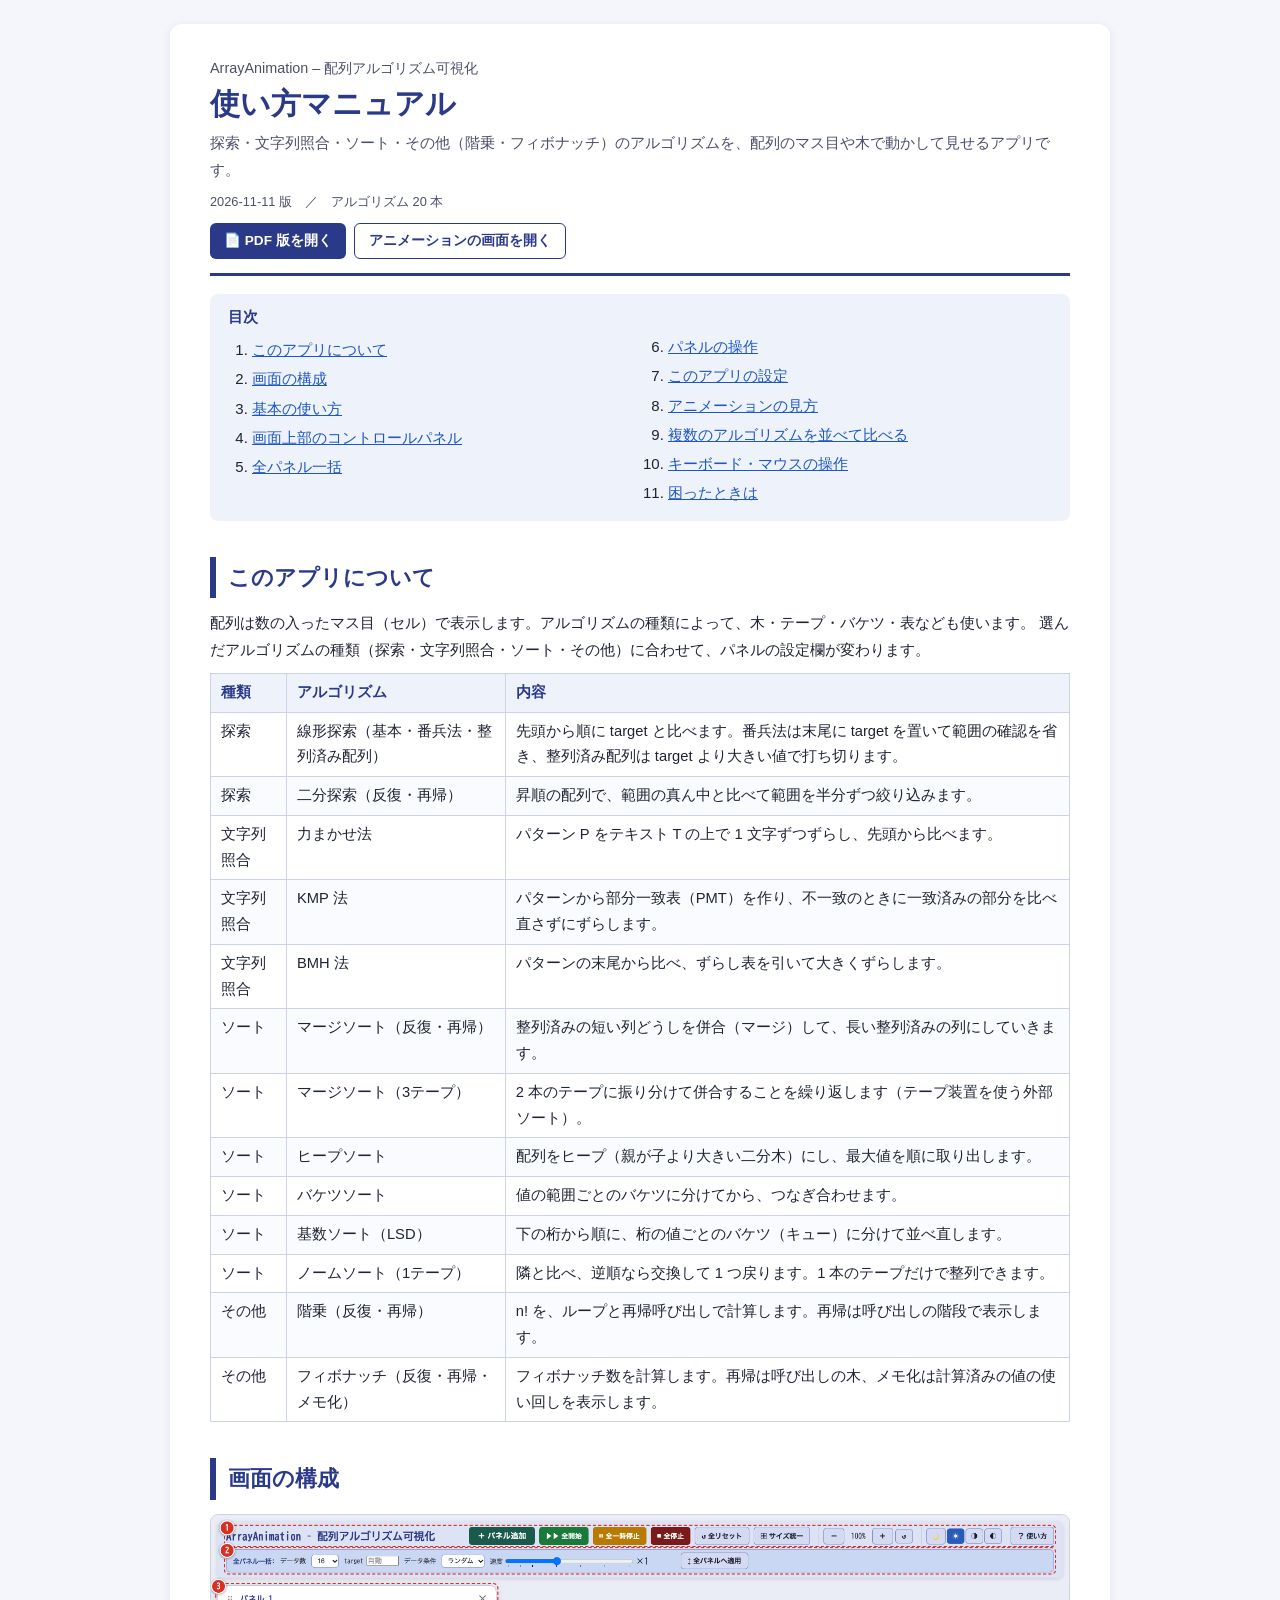
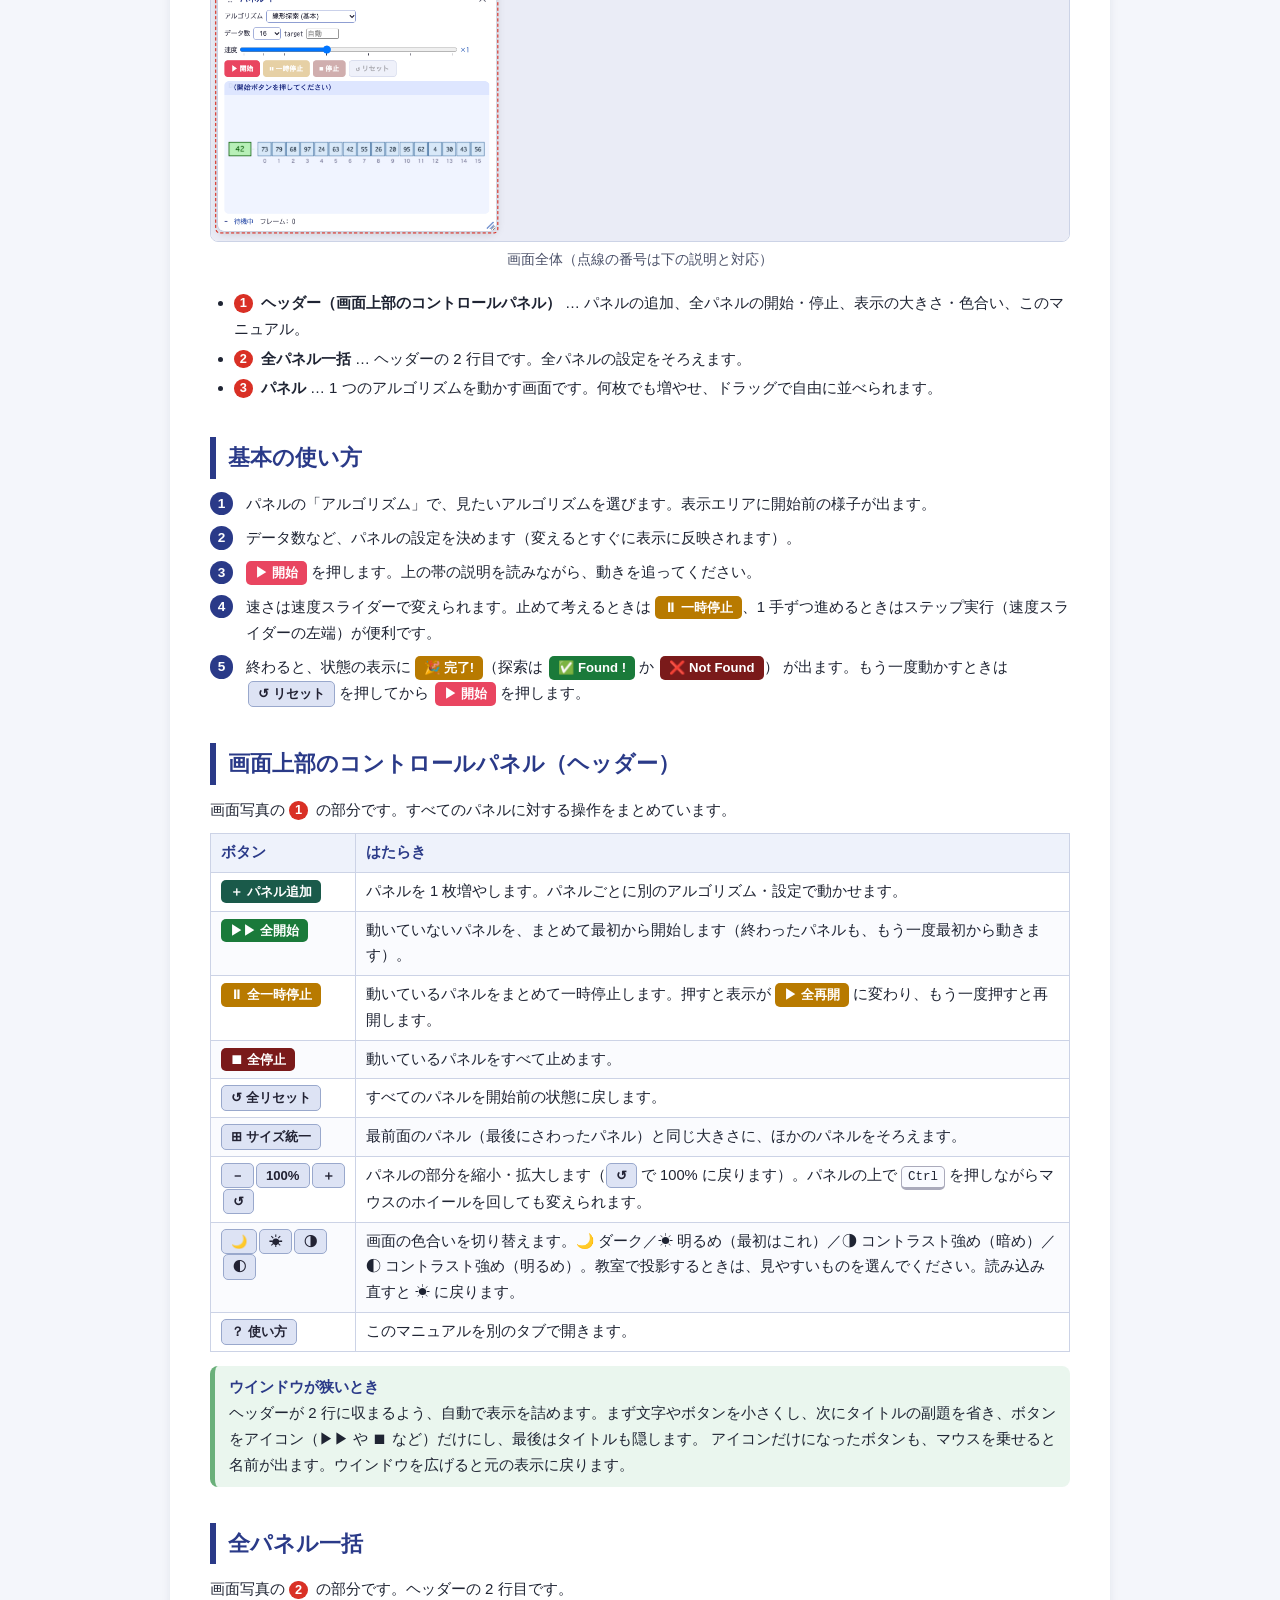
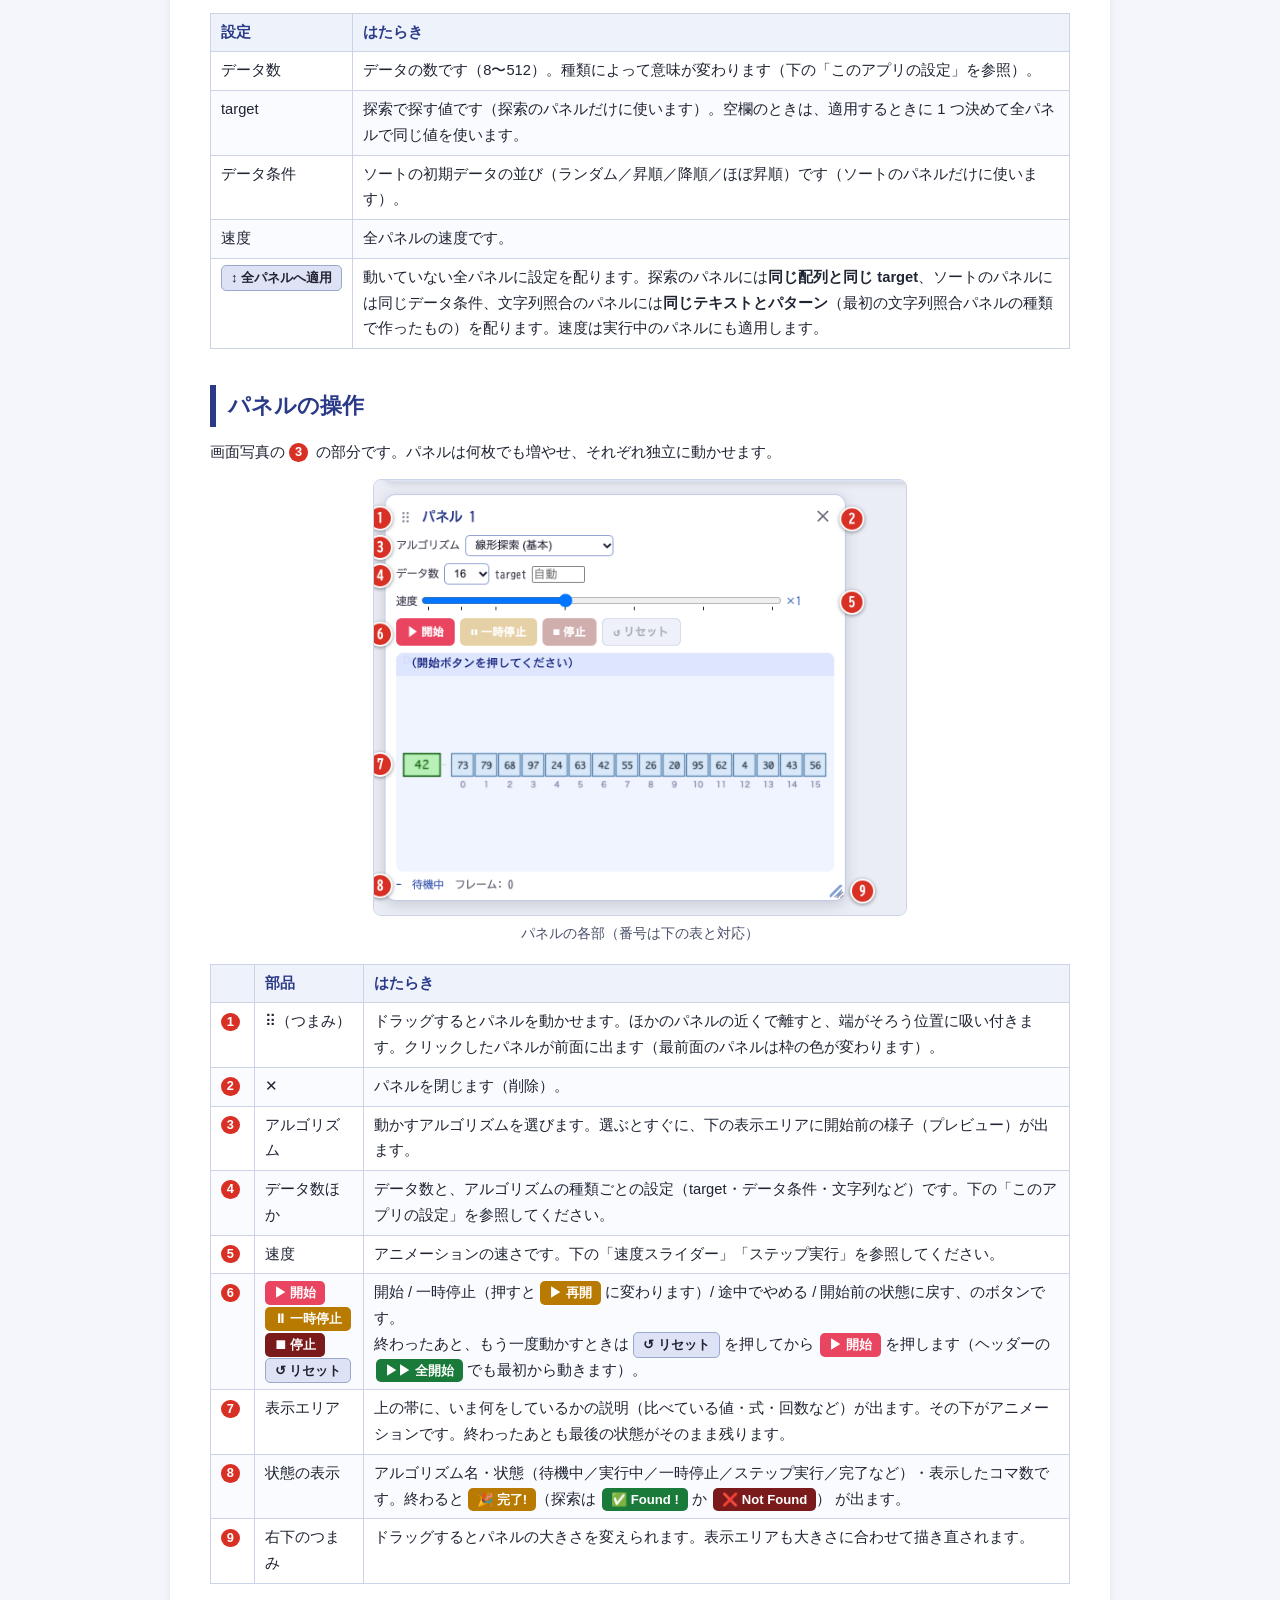
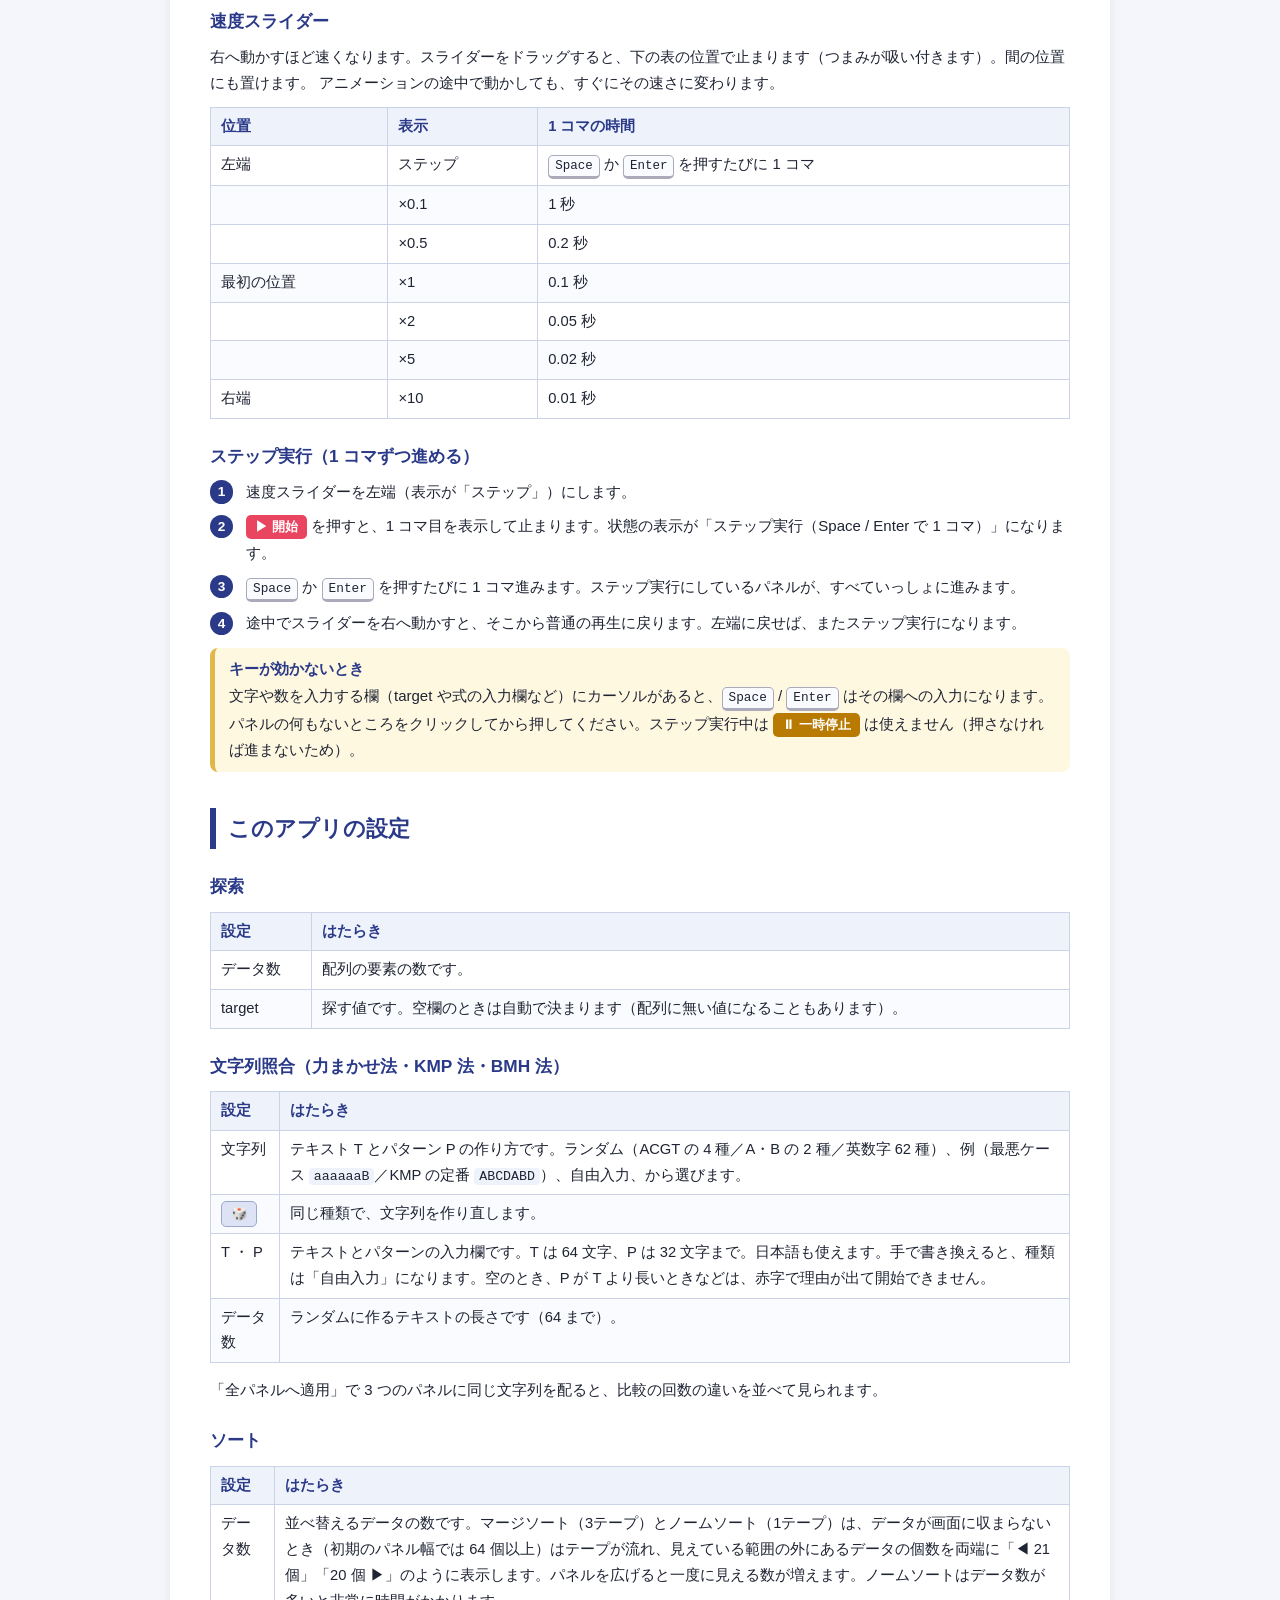
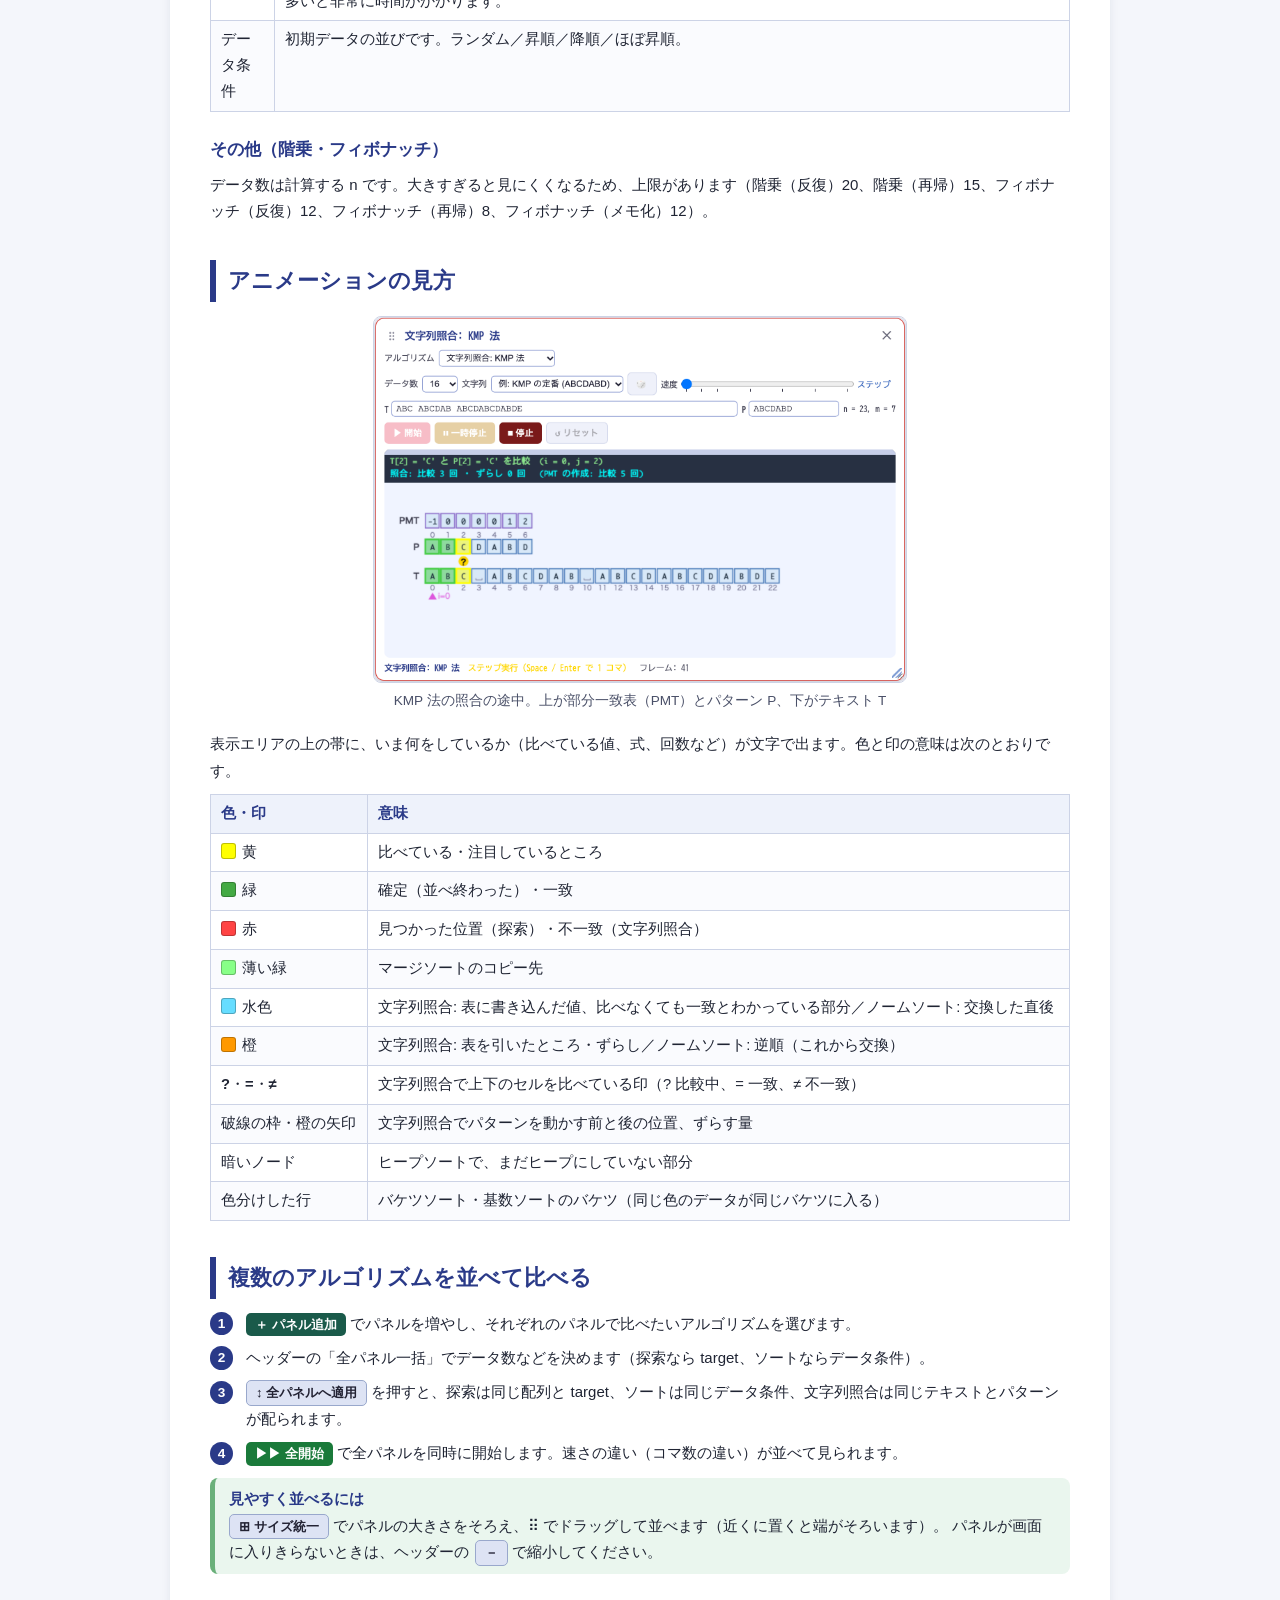
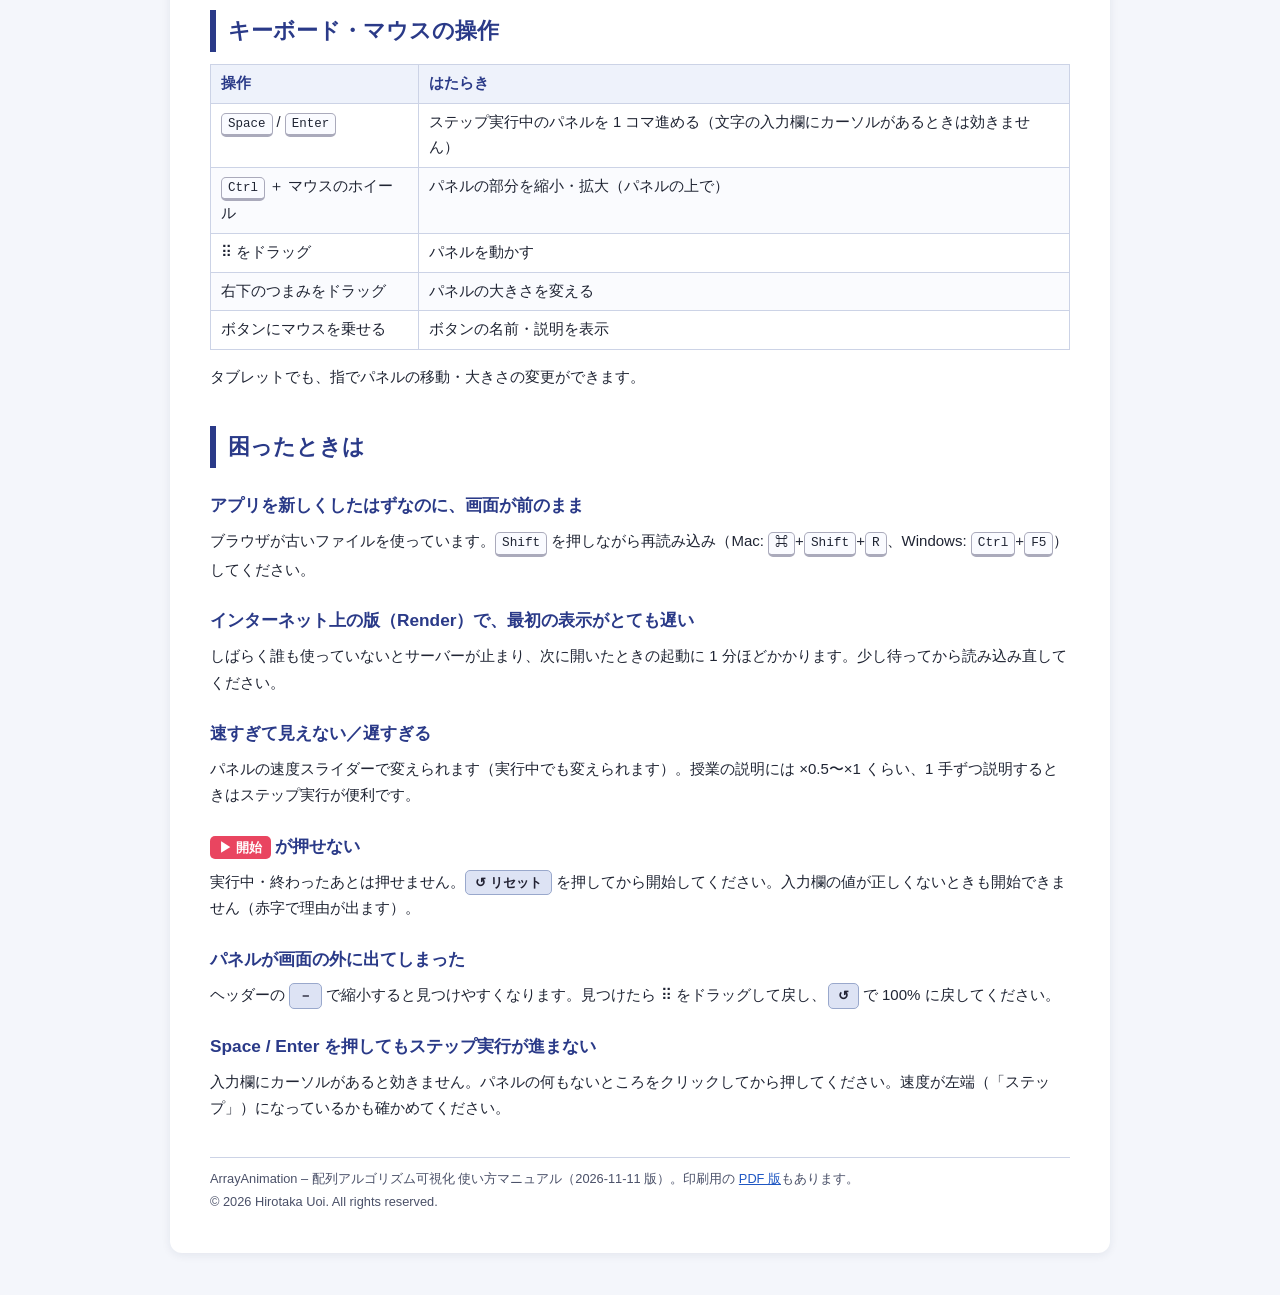
<file: static/manual.html>
<!DOCTYPE html>
<html lang="ja">
<head>
  <meta charset="UTF-8">
  <meta name="viewport" content="width=device-width, initial-scale=1.0">
  <title>使い方マニュアル – ArrayAnimation – 配列アルゴリズム可視化</title>
  <link rel="stylesheet" href="/static/css/manual.css?v=1">
</head>
<body>
<div class="page">

<div class="cover">
  <p class="app">ArrayAnimation – 配列アルゴリズム可視化</p>
  <h1>使い方マニュアル</h1>
  <p class="lead">探索・文字列照合・ソート・その他（階乗・フィボナッチ）のアルゴリズムを、配列のマス目や木で動かして見せるアプリです。</p>
  <p class="meta">2026-11-11 版　／　アルゴリズム 20 本</p>
  <div class="links">
    <a href="/static/manual.pdf?v=2" target="_blank" rel="noopener">📄 PDF 版を開く</a>
    <a class="sub" href="/" target="_blank" rel="noopener">アニメーションの画面を開く</a>
  </div>
</div>

<nav class="toc"><b>目次</b><ol><li><a href="#about">このアプリについて</a></li><li><a href="#screen">画面の構成</a></li><li><a href="#basic">基本の使い方</a></li><li><a href="#header">画面上部のコントロールパネル</a></li><li><a href="#global">全パネル一括</a></li><li><a href="#panel">パネルの操作</a></li><li><a href="#settings">このアプリの設定</a></li><li><a href="#legend">アニメーションの見方</a></li><li><a href="#compare">複数のアルゴリズムを並べて比べる</a></li><li><a href="#keys">キーボード・マウスの操作</a></li><li><a href="#trouble">困ったときは</a></li></ol></nav>

<h2 id="about">このアプリについて</h2>
<p>配列は数の入ったマス目（セル）で表示します。アルゴリズムの種類によって、木・テープ・バケツ・表なども使います。
選んだアルゴリズムの種類（探索・文字列照合・ソート・その他）に合わせて、パネルの設定欄が変わります。</p>
<table><thead><tr><th>種類</th><th>アルゴリズム</th><th>内容</th></tr></thead><tbody><tr><td>探索</td><td>線形探索（基本・番兵法・整列済み配列）</td><td>先頭から順に target と比べます。番兵法は末尾に target を置いて範囲の確認を省き、整列済み配列は target より大きい値で打ち切ります。</td></tr><tr><td>探索</td><td>二分探索（反復・再帰）</td><td>昇順の配列で、範囲の真ん中と比べて範囲を半分ずつ絞り込みます。</td></tr><tr><td>文字列照合</td><td>力まかせ法</td><td>パターン P をテキスト T の上で 1 文字ずつずらし、先頭から比べます。</td></tr><tr><td>文字列照合</td><td>KMP 法</td><td>パターンから部分一致表（PMT）を作り、不一致のときに一致済みの部分を比べ直さずにずらします。</td></tr><tr><td>文字列照合</td><td>BMH 法</td><td>パターンの末尾から比べ、ずらし表を引いて大きくずらします。</td></tr><tr><td>ソート</td><td>マージソート（反復・再帰）</td><td>整列済みの短い列どうしを併合（マージ）して、長い整列済みの列にしていきます。</td></tr><tr><td>ソート</td><td>マージソート（3テープ）</td><td>2 本のテープに振り分けて併合することを繰り返します（テープ装置を使う外部ソート）。</td></tr><tr><td>ソート</td><td>ヒープソート</td><td>配列をヒープ（親が子より大きい二分木）にし、最大値を順に取り出します。</td></tr><tr><td>ソート</td><td>バケツソート</td><td>値の範囲ごとのバケツに分けてから、つなぎ合わせます。</td></tr><tr><td>ソート</td><td>基数ソート（LSD）</td><td>下の桁から順に、桁の値ごとのバケツ（キュー）に分けて並べ直します。</td></tr><tr><td>ソート</td><td>ノームソート（1テープ）</td><td>隣と比べ、逆順なら交換して 1 つ戻ります。1 本のテープだけで整列できます。</td></tr><tr><td>その他</td><td>階乗（反復・再帰）</td><td>n! を、ループと再帰呼び出しで計算します。再帰は呼び出しの階段で表示します。</td></tr><tr><td>その他</td><td>フィボナッチ（反復・再帰・メモ化）</td><td>フィボナッチ数を計算します。再帰は呼び出しの木、メモ化は計算済みの値の使い回しを表示します。</td></tr></tbody></table>

<h2 id="screen">画面の構成</h2>
<figure><img src="/static/manual/screen.png?v=1" alt="画面全体（点線の番号は下の説明と対応）" loading="eager"><figcaption>画面全体（点線の番号は下の説明と対応）</figcaption></figure>
<ul>
<li><span class="no">1</span> <b>ヘッダー（画面上部のコントロールパネル）</b> … パネルの追加、全パネルの開始・停止、表示の大きさ・色合い、このマニュアル。</li>
<li><span class="no">2</span> <b>全パネル一括</b> … ヘッダーの 2 行目です。全パネルの設定をそろえます。</li>
<li><span class="no">3</span> <b>パネル</b> … 1 つのアルゴリズムを動かす画面です。何枚でも増やせ、ドラッグで自由に並べられます。</li>
</ul>

<h2 id="basic">基本の使い方</h2>
<ol class="steps">
<li>パネルの「アルゴリズム」で、見たいアルゴリズムを選びます。表示エリアに開始前の様子が出ます。</li>
<li>データ数など、パネルの設定を決めます（変えるとすぐに表示に反映されます）。</li>
<li><span class="k primary">▶ 開始</span> を押します。上の帯の説明を読みながら、動きを追ってください。</li>
<li>速さは速度スライダーで変えられます。止めて考えるときは <span class="k warning">⏸ 一時停止</span>、1 手ずつ進めるときはステップ実行（速度スライダーの左端）が便利です。</li>
<li>終わると、状態の表示に <span class="k warning">🎉 完了!</span>（探索は <span class="k success">✅ Found !</span> か <span class="k danger">❌ Not Found</span>） が出ます。もう一度動かすときは <span class="k sec">↺ リセット</span> を押してから <span class="k primary">▶ 開始</span> を押します。</li>
</ol>


<h2 id="header">画面上部のコントロールパネル（ヘッダー）</h2>
<p>画面写真の <span class="no">1</span> の部分です。すべてのパネルに対する操作をまとめています。</p>
<table><thead><tr><th>ボタン</th><th>はたらき</th></tr></thead><tbody><tr><td><span class="k add">＋ パネル追加</span></td><td>パネルを 1 枚増やします。パネルごとに別のアルゴリズム・設定で動かせます。</td></tr><tr><td><span class="k success">▶▶ 全開始</span></td><td>動いていないパネルを、まとめて最初から開始します（終わったパネルも、もう一度最初から動きます）。</td></tr><tr><td><span class="k warning">⏸ 全一時停止</span></td><td>動いているパネルをまとめて一時停止します。押すと表示が <span class="k warning">▶ 全再開</span> に変わり、もう一度押すと再開します。</td></tr><tr><td><span class="k danger">⏹ 全停止</span></td><td>動いているパネルをすべて止めます。</td></tr><tr><td><span class="k sec">↺ 全リセット</span></td><td>すべてのパネルを開始前の状態に戻します。</td></tr><tr><td><span class="k sec">⊞ サイズ統一</span></td><td>最前面のパネル（最後にさわったパネル）と同じ大きさに、ほかのパネルをそろえます。</td></tr><tr><td><span class="k sec">－</span><span class="k sec">100%</span><span class="k sec">＋</span><span class="k sec">↺</span></td><td>パネルの部分を縮小・拡大します（<span class="k sec">↺</span> で 100% に戻ります）。パネルの上で <kbd>Ctrl</kbd> を押しながらマウスのホイールを回しても変えられます。</td></tr><tr><td><span class="k sec">🌙</span><span class="k sec">☀</span><span class="k sec">◑</span><span class="k sec">◐</span></td><td>画面の色合いを切り替えます。🌙 ダーク／☀ 明るめ（最初はこれ）／◑ コントラスト強め（暗め）／◐ コントラスト強め（明るめ）。教室で投影するときは、見やすいものを選んでください。読み込み直すと ☀ に戻ります。</td></tr><tr><td><span class="k sec">？ 使い方</span></td><td>このマニュアルを別のタブで開きます。</td></tr></tbody></table>
<div class="tip"><b>ウインドウが狭いとき</b><br>
ヘッダーが 2 行に収まるよう、自動で表示を詰めます。まず文字やボタンを小さくし、次にタイトルの副題を省き、ボタンをアイコン（▶▶ や ⏹ など）だけにし、最後はタイトルも隠します。
アイコンだけになったボタンも、マウスを乗せると名前が出ます。ウインドウを広げると元の表示に戻ります。</div>


<h2 id="global">全パネル一括</h2>
<p>画面写真の <span class="no">2</span> の部分です。ヘッダーの 2 行目です。</p>
<table><thead><tr><th>設定</th><th>はたらき</th></tr></thead><tbody><tr><td>データ数</td><td>データの数です（8〜512）。種類によって意味が変わります（下の「このアプリの設定」を参照）。</td></tr><tr><td>target</td><td>探索で探す値です（探索のパネルだけに使います）。空欄のときは、適用するときに 1 つ決めて全パネルで同じ値を使います。</td></tr><tr><td>データ条件</td><td>ソートの初期データの並び（ランダム／昇順／降順／ほぼ昇順）です（ソートのパネルだけに使います）。</td></tr><tr><td>速度</td><td>全パネルの速度です。</td></tr><tr><td><span class="k sec">↕ 全パネルへ適用</span></td><td>動いていない全パネルに設定を配ります。探索のパネルには<strong>同じ配列と同じ target</strong>、ソートのパネルには同じデータ条件、文字列照合のパネルには<strong>同じテキストとパターン</strong>（最初の文字列照合パネルの種類で作ったもの）を配ります。速度は実行中のパネルにも適用します。</td></tr></tbody></table>


<h2 id="panel">パネルの操作</h2>
<p>画面写真の <span class="no">3</span> の部分です。パネルは何枚でも増やせ、それぞれ独立に動かせます。</p>
<figure class="half"><img src="/static/manual/panel.png?v=1" alt="パネルの各部（番号は下の表と対応）" loading="eager"><figcaption>パネルの各部（番号は下の表と対応）</figcaption></figure>
<table><thead><tr><th></th><th>部品</th><th>はたらき</th></tr></thead><tbody><tr><td><span class="no">1</span></td><td>⠿（つまみ）</td><td>ドラッグするとパネルを動かせます。ほかのパネルの近くで離すと、端がそろう位置に吸い付きます。クリックしたパネルが前面に出ます（最前面のパネルは枠の色が変わります）。</td></tr><tr><td><span class="no">2</span></td><td>✕</td><td>パネルを閉じます（削除）。</td></tr><tr><td><span class="no">3</span></td><td>アルゴリズム</td><td>動かすアルゴリズムを選びます。選ぶとすぐに、下の表示エリアに開始前の様子（プレビュー）が出ます。</td></tr><tr><td><span class="no">4</span></td><td>データ数ほか</td><td>データ数と、アルゴリズムの種類ごとの設定（target・データ条件・文字列など）です。下の「このアプリの設定」を参照してください。</td></tr><tr><td><span class="no">5</span></td><td>速度</td><td>アニメーションの速さです。下の「速度スライダー」「ステップ実行」を参照してください。</td></tr><tr><td><span class="no">6</span></td><td><span class="k primary">▶ 開始</span><br><span class="k warning">⏸ 一時停止</span><br><span class="k danger">⏹ 停止</span><br><span class="k sec">↺ リセット</span></td><td>開始 / 一時停止（押すと <span class="k warning">▶ 再開</span> に変わります）/ 途中でやめる / 開始前の状態に戻す、のボタンです。<br>終わったあと、もう一度動かすときは <span class="k sec">↺ リセット</span> を押してから <span class="k primary">▶ 開始</span> を押します（ヘッダーの <span class="k success">▶▶ 全開始</span> でも最初から動きます）。</td></tr><tr><td><span class="no">7</span></td><td>表示エリア</td><td>上の帯に、いま何をしているかの説明（比べている値・式・回数など）が出ます。その下がアニメーションです。終わったあとも最後の状態がそのまま残ります。</td></tr><tr><td><span class="no">8</span></td><td>状態の表示</td><td>アルゴリズム名・状態（待機中／実行中／一時停止／ステップ実行／完了など）・表示したコマ数です。終わると <span class="k warning">🎉 完了!</span>（探索は <span class="k success">✅ Found !</span> か <span class="k danger">❌ Not Found</span>） が出ます。</td></tr><tr><td><span class="no">9</span></td><td>右下のつまみ</td><td>ドラッグするとパネルの大きさを変えられます。表示エリアも大きさに合わせて描き直されます。</td></tr></tbody></table>

<h3 id="speed">速度スライダー</h3>
<p>右へ動かすほど速くなります。スライダーをドラッグすると、下の表の位置で止まります（つまみが吸い付きます）。間の位置にも置けます。
アニメーションの途中で動かしても、すぐにその速さに変わります。</p>
<table><thead><tr><th>位置</th><th>表示</th><th>1 コマの時間</th></tr></thead><tbody><tr><td>左端</td><td>ステップ</td><td><kbd>Space</kbd> か <kbd>Enter</kbd> を押すたびに 1 コマ</td></tr><tr><td></td><td>×0.1</td><td>1 秒</td></tr><tr><td></td><td>×0.5</td><td>0.2 秒</td></tr><tr><td>最初の位置</td><td>×1</td><td>0.1 秒</td></tr><tr><td></td><td>×2</td><td>0.05 秒</td></tr><tr><td></td><td>×5</td><td>0.02 秒</td></tr><tr><td>右端</td><td>×10</td><td>0.01 秒</td></tr></tbody></table>
<h3 id="step">ステップ実行（1 コマずつ進める）</h3>
<ol class="steps">
<li>速度スライダーを左端（表示が「ステップ」）にします。</li>
<li><span class="k primary">▶ 開始</span> を押すと、1 コマ目を表示して止まります。状態の表示が「ステップ実行（Space / Enter で 1 コマ）」になります。</li>
<li><kbd>Space</kbd> か <kbd>Enter</kbd> を押すたびに 1 コマ進みます。ステップ実行にしているパネルが、すべていっしょに進みます。</li>
<li>途中でスライダーを右へ動かすと、そこから普通の再生に戻ります。左端に戻せば、またステップ実行になります。</li>
</ol>
<div class="note"><b>キーが効かないとき</b><br>
文字や数を入力する欄（target や式の入力欄など）にカーソルがあると、<kbd>Space</kbd> / <kbd>Enter</kbd> はその欄への入力になります。
パネルの何もないところをクリックしてから押してください。ステップ実行中は <span class="k warning">⏸ 一時停止</span> は使えません（押さなければ進まないため）。</div>




<h2 id="settings">このアプリの設定</h2>
<h3>探索</h3>
<table><thead><tr><th>設定</th><th>はたらき</th></tr></thead><tbody><tr><td>データ数</td><td>配列の要素の数です。</td></tr><tr><td>target</td><td>探す値です。空欄のときは自動で決まります（配列に無い値になることもあります）。</td></tr></tbody></table>
<h3>文字列照合（力まかせ法・KMP 法・BMH 法）</h3>
<table><thead><tr><th>設定</th><th>はたらき</th></tr></thead><tbody><tr><td>文字列</td><td>テキスト T とパターン P の作り方です。ランダム（ACGT の 4 種／A・B の 2 種／英数字 62 種）、例（最悪ケース <code>aaaaaaB</code>／KMP の定番 <code>ABCDABD</code>）、自由入力、から選びます。</td></tr><tr><td><span class="k sec">🎲</span></td><td>同じ種類で、文字列を作り直します。</td></tr><tr><td>T ・ P</td><td>テキストとパターンの入力欄です。T は 64 文字、P は 32 文字まで。日本語も使えます。手で書き換えると、種類は「自由入力」になります。空のとき、P が T より長いときなどは、赤字で理由が出て開始できません。</td></tr><tr><td>データ数</td><td>ランダムに作るテキストの長さです（64 まで）。</td></tr></tbody></table>
<p>「全パネルへ適用」で 3 つのパネルに同じ文字列を配ると、比較の回数の違いを並べて見られます。</p>
<h3>ソート</h3>
<table><thead><tr><th>設定</th><th>はたらき</th></tr></thead><tbody><tr><td>データ数</td><td>並べ替えるデータの数です。マージソート（3テープ）とノームソート（1テープ）は、データが画面に収まらないとき（初期のパネル幅では 64 個以上）はテープが流れ、見えている範囲の外にあるデータの個数を両端に「◀ 21 個」「20 個 ▶」のように表示します。パネルを広げると一度に見える数が増えます。ノームソートはデータ数が多いと非常に時間がかかります。</td></tr><tr><td>データ条件</td><td>初期データの並びです。ランダム／昇順／降順／ほぼ昇順。</td></tr></tbody></table>
<h3>その他（階乗・フィボナッチ）</h3>
<p>データ数は計算する n です。大きすぎると見にくくなるため、上限があります（階乗（反復）20、階乗（再帰）15、フィボナッチ（反復）12、フィボナッチ（再帰）8、フィボナッチ（メモ化）12）。</p>


<h2 id="legend">アニメーションの見方</h2>
<figure class="half"><img src="/static/manual/running.png?v=1" alt="KMP 法の照合の途中。上が部分一致表（PMT）とパターン P、下がテキスト T" loading="eager"><figcaption>KMP 法の照合の途中。上が部分一致表（PMT）とパターン P、下がテキスト T</figcaption></figure>
<p>表示エリアの上の帯に、いま何をしているか（比べている値、式、回数など）が文字で出ます。色と印の意味は次のとおりです。</p>
<table><thead><tr><th>色・印</th><th>意味</th></tr></thead><tbody><tr><td><span class="sw" style="background:#ffff00"></span>黄</td><td>比べている・注目しているところ</td></tr><tr><td><span class="sw" style="background:#44aa44"></span>緑</td><td>確定（並べ終わった）・一致</td></tr><tr><td><span class="sw" style="background:#ff4444"></span>赤</td><td>見つかった位置（探索）・不一致（文字列照合）</td></tr><tr><td><span class="sw" style="background:#88ff88"></span>薄い緑</td><td>マージソートのコピー先</td></tr><tr><td><span class="sw" style="background:#66ddff"></span>水色</td><td>文字列照合: 表に書き込んだ値、比べなくても一致とわかっている部分／ノームソート: 交換した直後</td></tr><tr><td><span class="sw" style="background:#ff9900"></span>橙</td><td>文字列照合: 表を引いたところ・ずらし／ノームソート: 逆順（これから交換）</td></tr><tr><td><b>?</b>・<b>=</b>・<b>≠</b></td><td>文字列照合で上下のセルを比べている印（? 比較中、= 一致、≠ 不一致）</td></tr><tr><td>破線の枠・橙の矢印</td><td>文字列照合でパターンを動かす前と後の位置、ずらす量</td></tr><tr><td>暗いノード</td><td>ヒープソートで、まだヒープにしていない部分</td></tr><tr><td>色分けした行</td><td>バケツソート・基数ソートのバケツ（同じ色のデータが同じバケツに入る）</td></tr></tbody></table>


<h2 id="compare">複数のアルゴリズムを並べて比べる</h2>
<ol class="steps">
<li><span class="k add">＋ パネル追加</span> でパネルを増やし、それぞれのパネルで比べたいアルゴリズムを選びます。</li>
<li>ヘッダーの「全パネル一括」でデータ数などを決めます（探索なら target、ソートならデータ条件）。</li>
<li><span class="k sec">↕ 全パネルへ適用</span> を押すと、探索は同じ配列と target、ソートは同じデータ条件、文字列照合は同じテキストとパターンが配られます。</li>
<li><span class="k success">▶▶ 全開始</span> で全パネルを同時に開始します。速さの違い（コマ数の違い）が並べて見られます。</li>
</ol>
<div class="tip"><b>見やすく並べるには</b><br>
<span class="k sec">⊞ サイズ統一</span> でパネルの大きさをそろえ、⠿ でドラッグして並べます（近くに置くと端がそろいます）。
パネルが画面に入りきらないときは、ヘッダーの <span class="k sec">－</span> で縮小してください。</div>


<h2 id="keys">キーボード・マウスの操作</h2>
<table><thead><tr><th>操作</th><th>はたらき</th></tr></thead><tbody><tr><td><kbd>Space</kbd> / <kbd>Enter</kbd></td><td>ステップ実行中のパネルを 1 コマ進める（文字の入力欄にカーソルがあるときは効きません）</td></tr><tr><td><kbd>Ctrl</kbd> ＋ マウスのホイール</td><td>パネルの部分を縮小・拡大（パネルの上で）</td></tr><tr><td>⠿ をドラッグ</td><td>パネルを動かす</td></tr><tr><td>右下のつまみをドラッグ</td><td>パネルの大きさを変える</td></tr><tr><td>ボタンにマウスを乗せる</td><td>ボタンの名前・説明を表示</td></tr></tbody></table>
<p>タブレットでも、指でパネルの移動・大きさの変更ができます。</p>

<h2 id="trouble">困ったときは</h2><h3>アプリを新しくしたはずなのに、画面が前のまま</h3><p>ブラウザが古いファイルを使っています。<kbd>Shift</kbd> を押しながら再読み込み（Mac: <kbd>⌘</kbd>+<kbd>Shift</kbd>+<kbd>R</kbd>、Windows: <kbd>Ctrl</kbd>+<kbd>F5</kbd>）してください。</p><h3>インターネット上の版（Render）で、最初の表示がとても遅い</h3><p>しばらく誰も使っていないとサーバーが止まり、次に開いたときの起動に 1 分ほどかかります。少し待ってから読み込み直してください。</p><h3>速すぎて見えない／遅すぎる</h3><p>パネルの速度スライダーで変えられます（実行中でも変えられます）。授業の説明には ×0.5〜×1 くらい、1 手ずつ説明するときはステップ実行が便利です。</p><h3><span class="k primary">▶ 開始</span> が押せない</h3><p>実行中・終わったあとは押せません。<span class="k sec">↺ リセット</span> を押してから開始してください。入力欄の値が正しくないときも開始できません（赤字で理由が出ます）。</p><h3>パネルが画面の外に出てしまった</h3><p>ヘッダーの <span class="k sec">－</span> で縮小すると見つけやすくなります。見つけたら ⠿ をドラッグして戻し、<span class="k sec">↺</span> で 100% に戻してください。</p><h3>Space / Enter を押してもステップ実行が進まない</h3><p>入力欄にカーソルがあると効きません。パネルの何もないところをクリックしてから押してください。速度が左端（「ステップ」）になっているかも確かめてください。</p>

<div class="footer">
  ArrayAnimation – 配列アルゴリズム可視化 使い方マニュアル（2026-11-11 版）。<span class="no-print">印刷用の <a href="/static/manual.pdf?v=2" target="_blank" rel="noopener">PDF 版</a>もあります。</span><br>
  © 2026 Hirotaka Uoi. All rights reserved.
</div>

</div>
</body>
</html>
</file>
<file: static/css/manual.css>
/* ===== 使い方マニュアル（4 アプリ共通。中身は 4 アプリで同じにする） =====
   画面でも印刷（PDF）でも読みやすいよう、白地の 1 段組にしている */

:root {
  --ink:       #1f2433;
  --ink-soft:  #4a5068;
  --head:      #2a3a88;
  --accent:    #d93025;
  --line:      #ccd3e6;
  --band:      #eef2fb;
  --note-bg:   #fff8e1;
  --note-line: #e0b84a;
  --tip-bg:    #eaf6ee;
  --tip-line:  #6ab07a;
}

*, *::before, *::after { box-sizing: border-box; }

html { -webkit-text-size-adjust: 100%; }
body {
  margin: 0;
  padding: 24px 16px 48px;
  background: #f4f6fb;
  color: var(--ink);
  font-family: "BIZ UDGothic", "BIZ UDPGothic", "Noto Sans JP", "Hiragino Kaku Gothic ProN", sans-serif;
  font-size: 15px;
  line-height: 1.75;
}

.page {
  max-width: 940px;
  margin: 0 auto;
  background: #fff;
  border-radius: 12px;
  box-shadow: 0 2px 10px rgba(30, 40, 80, .08);
  padding: 32px 40px 40px;
}

/* ---- 表紙・見出し ---- */
.cover { border-bottom: 3px solid var(--head); padding-bottom: 14px; margin-bottom: 18px; }
.cover .app { font-size: .9rem; color: var(--ink-soft); margin: 0; }
.cover h1 { font-size: 1.9rem; color: var(--head); margin: 2px 0 6px; line-height: 1.35; }
.cover .lead { margin: 0; color: var(--ink-soft); }
.cover .meta { font-size: .8rem; color: var(--ink-soft); margin-top: 8px; }

.links { display: flex; flex-wrap: wrap; gap: 8px; margin: 10px 0 0; }
.links a {
  display: inline-flex; align-items: center; gap: 6px;
  padding: 5px 14px; border-radius: 6px;
  background: var(--head); color: #fff; text-decoration: none; font-weight: bold; font-size: .85rem;
}
.links a.sub { background: #fff; color: var(--head); border: 1px solid var(--head); }

h2 {
  font-size: 1.35rem; color: var(--head);
  border-left: 6px solid var(--head); padding: 2px 0 2px 12px;
  margin: 36px 0 12px;
}
h3 { font-size: 1.08rem; color: var(--head); margin: 22px 0 8px; }
p { margin: 8px 0; }
ul, ol { margin: 8px 0; padding-left: 1.6em; }
li { margin: 3px 0; }
a { color: #1f57c3; }
code, kbd, .mono { font-family: "BIZ UDGothic", ui-monospace, "SF Mono", Menlo, monospace; }
code { background: var(--band); border-radius: 4px; padding: 1px 5px; font-size: .9em; }
kbd {
  display: inline-block; min-width: 1.6em; text-align: center;
  padding: 0 6px; border: 1px solid #aab; border-bottom-width: 3px; border-radius: 5px;
  background: #fafbff; font-size: .85em; line-height: 1.6;
}

/* ---- 目次 ---- */
.toc { background: var(--band); border-radius: 8px; padding: 10px 18px; margin: 16px 0 6px; }
.toc b { color: var(--head); }
.toc ol { columns: 2; column-gap: 32px; margin: 4px 0; }

/* ---- 表 ---- */
table { width: 100%; border-collapse: collapse; margin: 10px 0 14px; font-size: .92rem; }
th, td { border: 1px solid var(--line); padding: 6px 10px; vertical-align: top; text-align: left; }
th { background: var(--band); color: var(--head); white-space: nowrap; }
tbody tr:nth-child(even) td { background: #fafbfe; }
td.c, th.c { text-align: center; }
td.nw, th.nw { white-space: nowrap; }

/* ---- 画面のボタンを模した表示 ---- */
.k {
  display: inline-flex; align-items: center; gap: 4px;
  padding: 2px 9px; border-radius: 5px;
  font-size: .82rem; font-weight: bold; line-height: 1.5; white-space: nowrap;
  color: #fff; background: #0f3460; vertical-align: baseline;
}
.k.add     { background: #1a5a4a; }
.k.success { background: #1a7a3a; }
.k.warning { background: #b87a00; }
.k.danger  { background: #7a1a1a; }
.k.primary { background: #e94560; }
.k.sec     { background: #dde3f4; color: #223; border: 1px solid #99a8cc; }
.k + .k { margin-left: 2px; }

/* ---- 色見本 ---- */
.sw {
  display: inline-block; width: 1.05em; height: 1.05em; border-radius: 3px;
  vertical-align: -0.15em; margin-right: 6px; border: 1px solid rgba(0,0,0,.25);
}
.sw.line { height: 0; border: 0; border-top: 3px dashed; width: 1.6em; vertical-align: .3em; border-radius: 0; }

/* ---- 番号（画面写真の丸印と対応） ---- */
.no {
  display: inline-flex; align-items: center; justify-content: center;
  width: 1.45em; height: 1.45em; border-radius: 50%;
  background: var(--accent); color: #fff; font-weight: bold; font-size: .8rem;
  margin-right: 4px; vertical-align: .05em;
}

/* ---- 図 ---- */
figure { margin: 14px 0 18px; }
figure img {
  display: block; max-width: 100%; height: auto; margin: 0 auto;
  border: 1px solid var(--line); border-radius: 8px;
}
figure.half img { max-width: 62%; }
figcaption { text-align: center; font-size: .85rem; color: var(--ink-soft); margin-top: 6px; }

/* ---- 囲み ---- */
.note, .tip { border-radius: 8px; padding: 8px 14px; margin: 12px 0; border-left: 5px solid; }
.note { background: var(--note-bg); border-color: var(--note-line); }
.tip  { background: var(--tip-bg);  border-color: var(--tip-line); }
.note b:first-child, .tip b:first-child { color: var(--head); }

.steps { counter-reset: st; list-style: none; padding-left: 0; }
.steps > li { counter-increment: st; position: relative; padding-left: 2.4em; margin: 8px 0; }
.steps > li::before {
  content: counter(st); position: absolute; left: 0; top: .1em;
  width: 1.7em; height: 1.7em; border-radius: 50%;
  background: var(--head); color: #fff; font-weight: bold; text-align: center; line-height: 1.7em; font-size: .85rem;
}

.footer { margin-top: 36px; padding-top: 10px; border-top: 1px solid var(--line); font-size: .8rem; color: var(--ink-soft); }

/* ---- 狭い画面 ---- */
@media (max-width: 640px) {
  body { padding: 0; font-size: 14.5px; }
  .page { border-radius: 0; padding: 20px 16px 32px; }
  .toc ol { columns: 1; }
  figure.half img { max-width: 100%; }
  table { font-size: .86rem; }
  th, td { padding: 5px 6px; }
}

/* ---- 印刷（PDF） ---- */
@page { size: A4; margin: 14mm 13mm 16mm; }
@media print {
  body { background: #fff; padding: 0; font-size: 10.5pt; line-height: 1.65; }
  .page { box-shadow: none; border-radius: 0; padding: 0; max-width: none; }
  .links, .no-print { display: none !important; }
  h2 { break-after: avoid; page-break-after: avoid; margin-top: 22px; }
  h3 { break-after: avoid; page-break-after: avoid; }
  /* 表は途中で改ページしてよい（表ごと次のページへ送ると大きな空白ができる）。行・図・囲みは分けない */
  figure, .note, .tip, tr { break-inside: avoid; page-break-inside: avoid; }
  thead { display: table-header-group; }
  a { color: inherit; text-decoration: none; }
  .k, .sw, .no, th, tbody tr:nth-child(even) td, .toc, .note, .tip, code {
    -webkit-print-color-adjust: exact; print-color-adjust: exact;
  }
  h2.page-break { break-before: page; page-break-before: always; }
}
</file>
